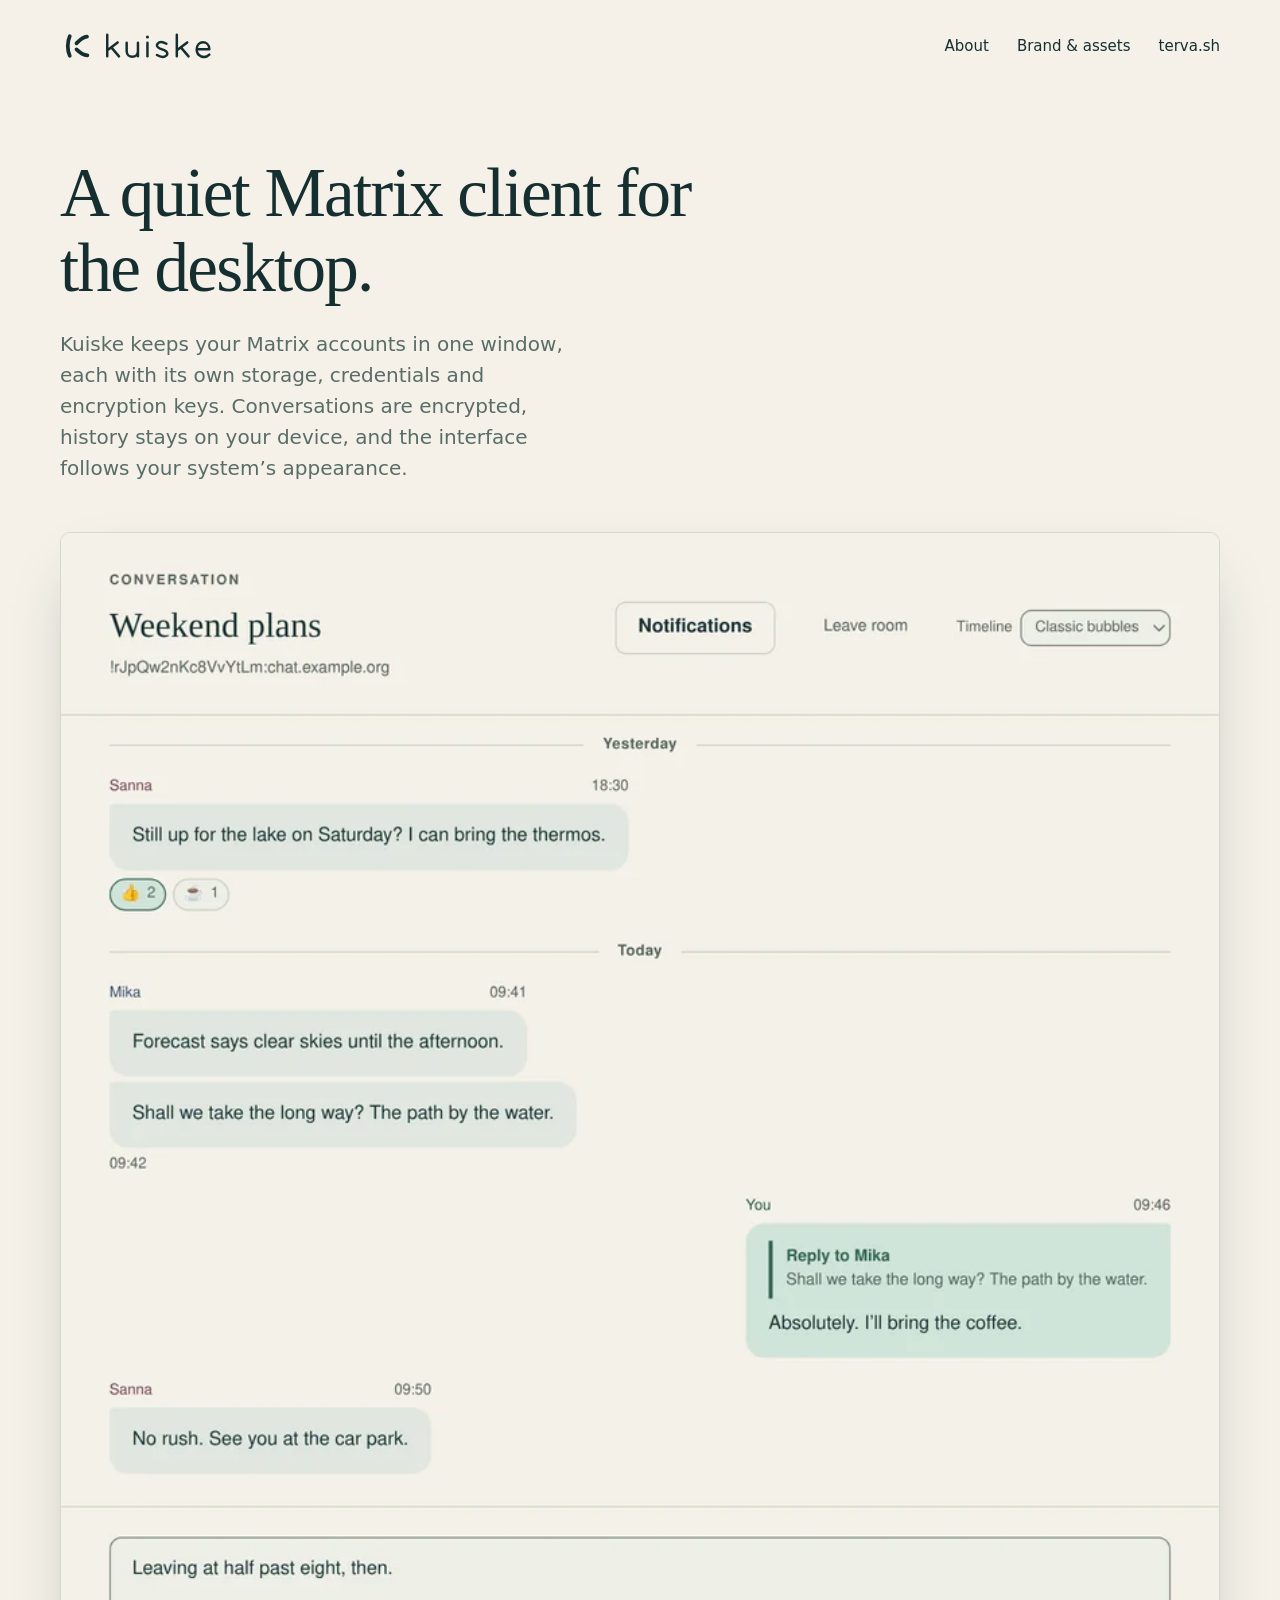
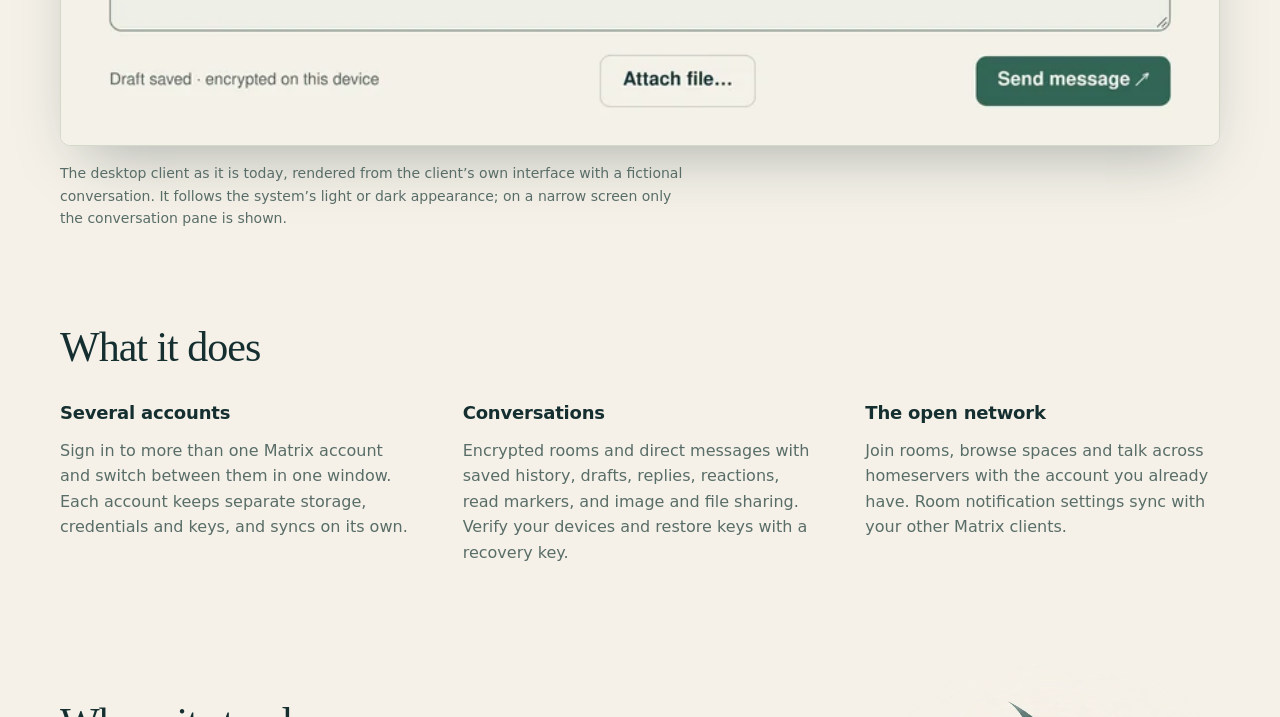
<file: index.html>
<!doctype html>
<html lang="en">
<head>
  <meta charset="utf-8">
  <meta name="viewport" content="width=device-width, initial-scale=1">
  <meta name="theme-color" content="#152f31">
  <title>Kuiske — a quiet Matrix client for the desktop</title>
  <meta name="description" content="Kuiske is an independent Matrix chat client for the desktop, in early development. Several accounts in one window, encrypted conversations, and history that stays on your device.">
  <meta property="og:type" content="website">
  <meta property="og:title" content="Kuiske — a quiet Matrix client for the desktop">
  <meta property="og:description" content="An independent Matrix client in early development. Several accounts in one window, encrypted conversations, and history that stays on your device.">
  <link rel="canonical" href="https://terva.sh/kuiske/">
  <meta property="og:url" content="https://terva.sh/kuiske/">
  <meta property="og:image" content="https://terva.sh/kuiske/assets/social-card.png">
  <meta property="og:image:alt" content="Kuiske whisper mark and wordmark on deep ink with soft teal curves.">
  <meta property="og:image:width" content="1200">
  <meta property="og:image:height" content="630">
  <meta name="twitter:card" content="summary_large_image">
  <link rel="icon" type="image/svg+xml" href="assets/icon.svg">
  <link rel="icon" type="image/png" sizes="32x32" href="assets/icon-32.png">
  <link rel="apple-touch-icon" sizes="180x180" href="assets/icon-180.png">
  <link rel="stylesheet" href="assets/tokens.css">
  <link rel="stylesheet" href="style.css">
</head>
<body>
  <a class="skip-link" href="#main">Skip to content</a>
  <header class="site-header wrap">
    <a class="identity" href="#" aria-label="Kuiske home"><img src="assets/mark-ink.svg" alt="" width="36" height="36"><img src="assets/wordmark.svg" alt="Kuiske" width="122" height="36"></a>
    <nav aria-label="Main navigation"><a href="#about">About</a><a href="brand.html">Brand &amp; assets</a><a href="https://terva.sh">terva.sh</a></nav>
  </header>
  <main id="main">
    <section class="hero wrap" aria-labelledby="hero-title">
      <h1 id="hero-title">A quiet Matrix client for the desktop.</h1>
      <p>Kuiske keeps your Matrix accounts in one window, each with its own storage, credentials and encryption keys. Conversations are encrypted, history stays on your device, and the interface follows your system’s appearance.</p>
    </section>
    <figure class="desktop wrap">
      <picture>
        <source media="(max-width: 760px) and (prefers-color-scheme: dark)" srcset="assets/desktop-dark-pane-860.webp 860w, assets/desktop-dark-pane-1720.webp 1720w" sizes="100vw" width="860" height="900">
        <source media="(max-width: 760px)" srcset="assets/desktop-light-pane-860.webp 860w, assets/desktop-light-pane-1720.webp 1720w" sizes="100vw" width="860" height="900">
        <source media="(prefers-color-scheme: dark)" srcset="assets/desktop-dark-1440.webp 1440w, assets/desktop-dark-2880.webp 2880w" sizes="(max-width: 1256px) 100vw, 1160px">
        <img src="assets/desktop-light-1440.webp" srcset="assets/desktop-light-1440.webp 1440w, assets/desktop-light-2880.webp 2880w" sizes="(max-width: 1256px) 100vw, 1160px" width="1440" height="900" alt="The Kuiske window: an accounts column, a spaces column, a conversation list grouped into favourites, people and rooms, and a timeline for a room called Weekend plans with grouped messages, a reply and reactions." fetchpriority="high">
      </picture>
      <figcaption>The desktop client as it is today, rendered from the client’s own interface with a fictional conversation. It follows the system’s light or dark appearance; on a narrow screen only the conversation pane is shown.</figcaption>
    </figure>
    <section class="features wrap" aria-labelledby="features-title">
      <h2 id="features-title">What it does</h2>
      <div class="columns">
        <div><h3>Several accounts</h3><p>Sign in to more than one Matrix account and switch between them in one window. Each account keeps separate storage, credentials and keys, and syncs on its own.</p></div>
        <div><h3>Conversations</h3><p>Encrypted rooms and direct messages with saved history, drafts, replies, reactions, read markers, and image and file sharing. Verify your devices and restore keys with a recovery key.</p></div>
        <div><h3>The open network</h3><p>Join rooms, browse spaces and talk across homeservers with the account you already have. Room notification settings sync with your other Matrix clients.</p></div>
      </div>
    </section>
    <section class="about wrap" id="about" aria-labelledby="about-title">
      <div>
        <h2 id="about-title">Where it stands</h2>
        <p>Kuiske is in early development. The first desktop milestone runs on Linux and on Apple Silicon Macs. Public downloads are not available yet, and mobile is being considered for after the desktop.</p>
        <p>Kuiske is part of <a href="https://terva.sh">terva.sh</a>. <a href="https://github.com/terva-sh/rihma">rihma</a> handles the Matrix connection and <a href="https://github.com/terva-sh/tuohi">tuohi</a> hosts the desktop window. The name is Finnish for whispering.</p>
      </div>
      <img class="about-art" src="assets/hero-art-640.webp" srcset="assets/hero-art-640.webp 640w, assets/hero-art-1024.webp 1024w" sizes="(max-width: 760px) 70vw, 360px" alt="" width="1024" height="1024" loading="lazy" decoding="async">
    </section>
  </main>
  <footer class="wrap">
    <p>Kuiske</p>
    <div><a href="brand.html">Brand &amp; assets</a><a href="https://matrix.org">Built on Matrix</a><a href="LICENSE.txt">Site &amp; vector identity · MIT</a></div>
  </footer>
</body>
</html>
</file>
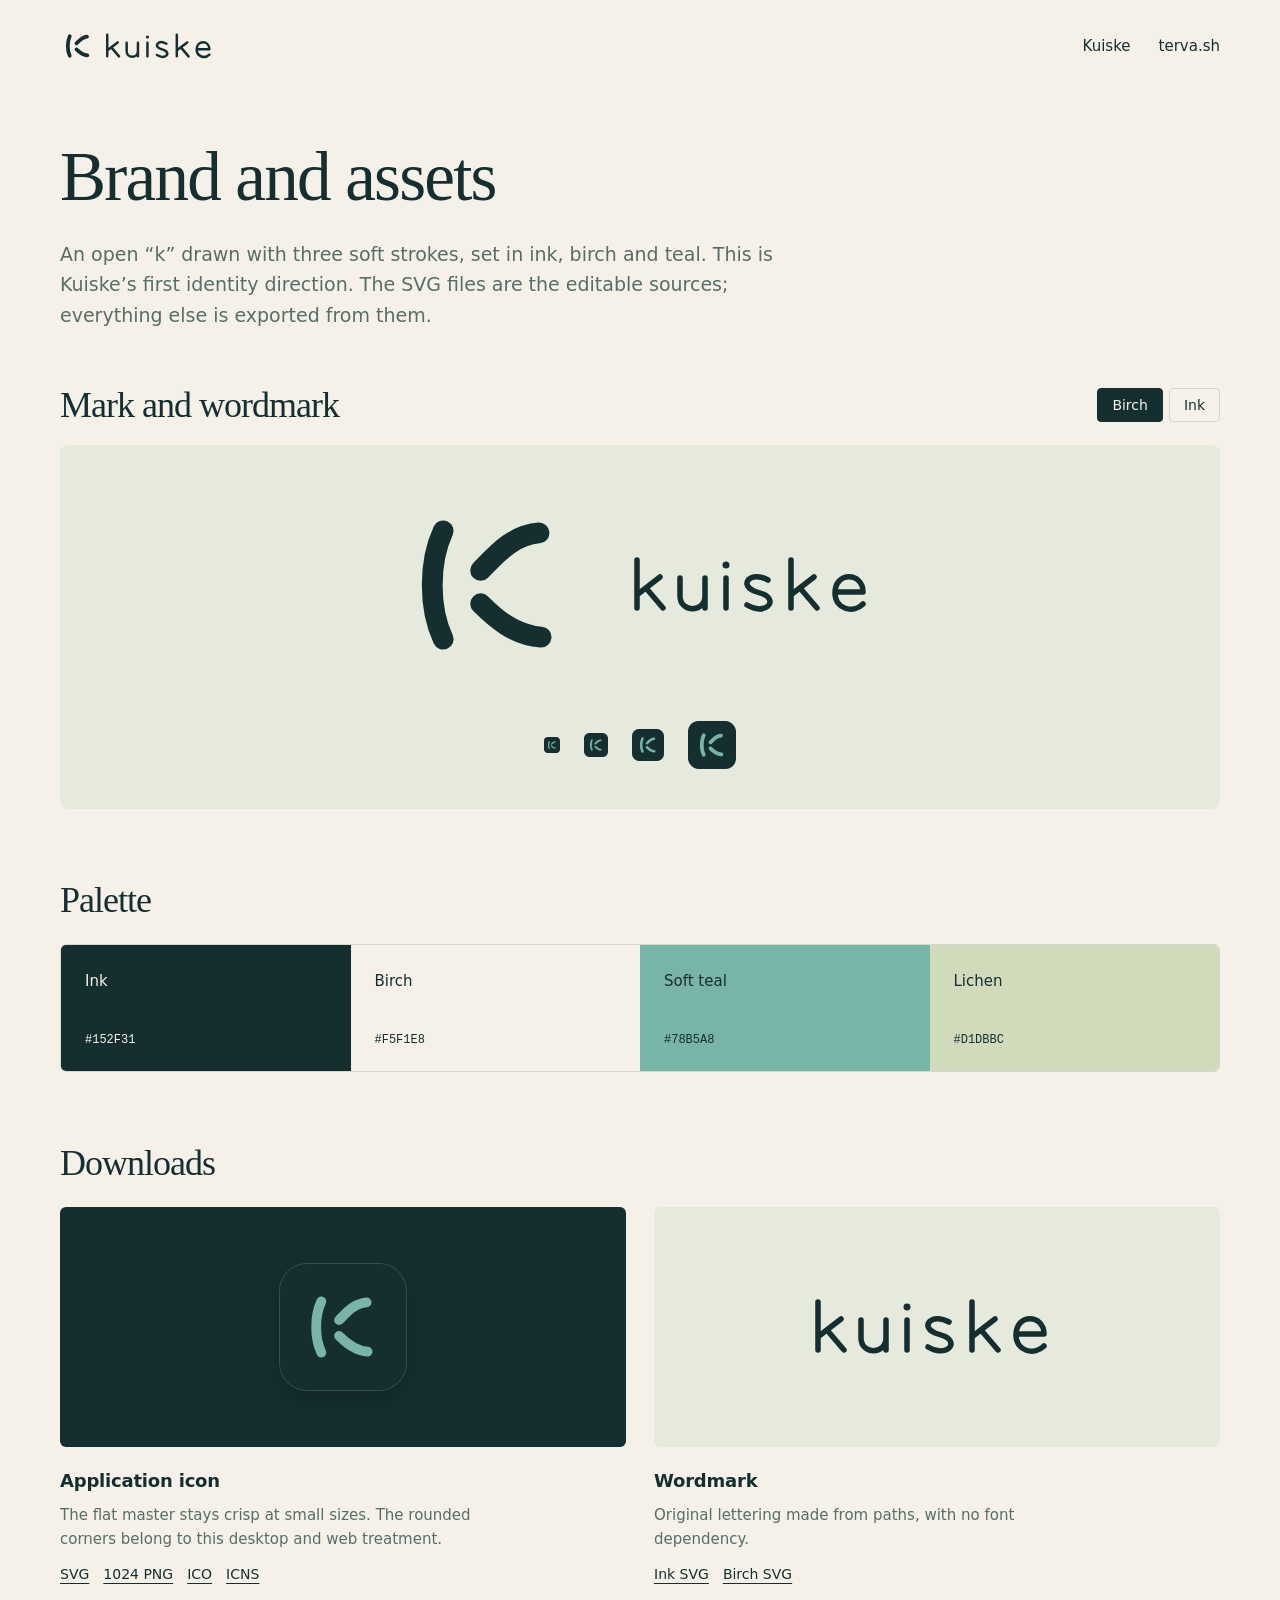
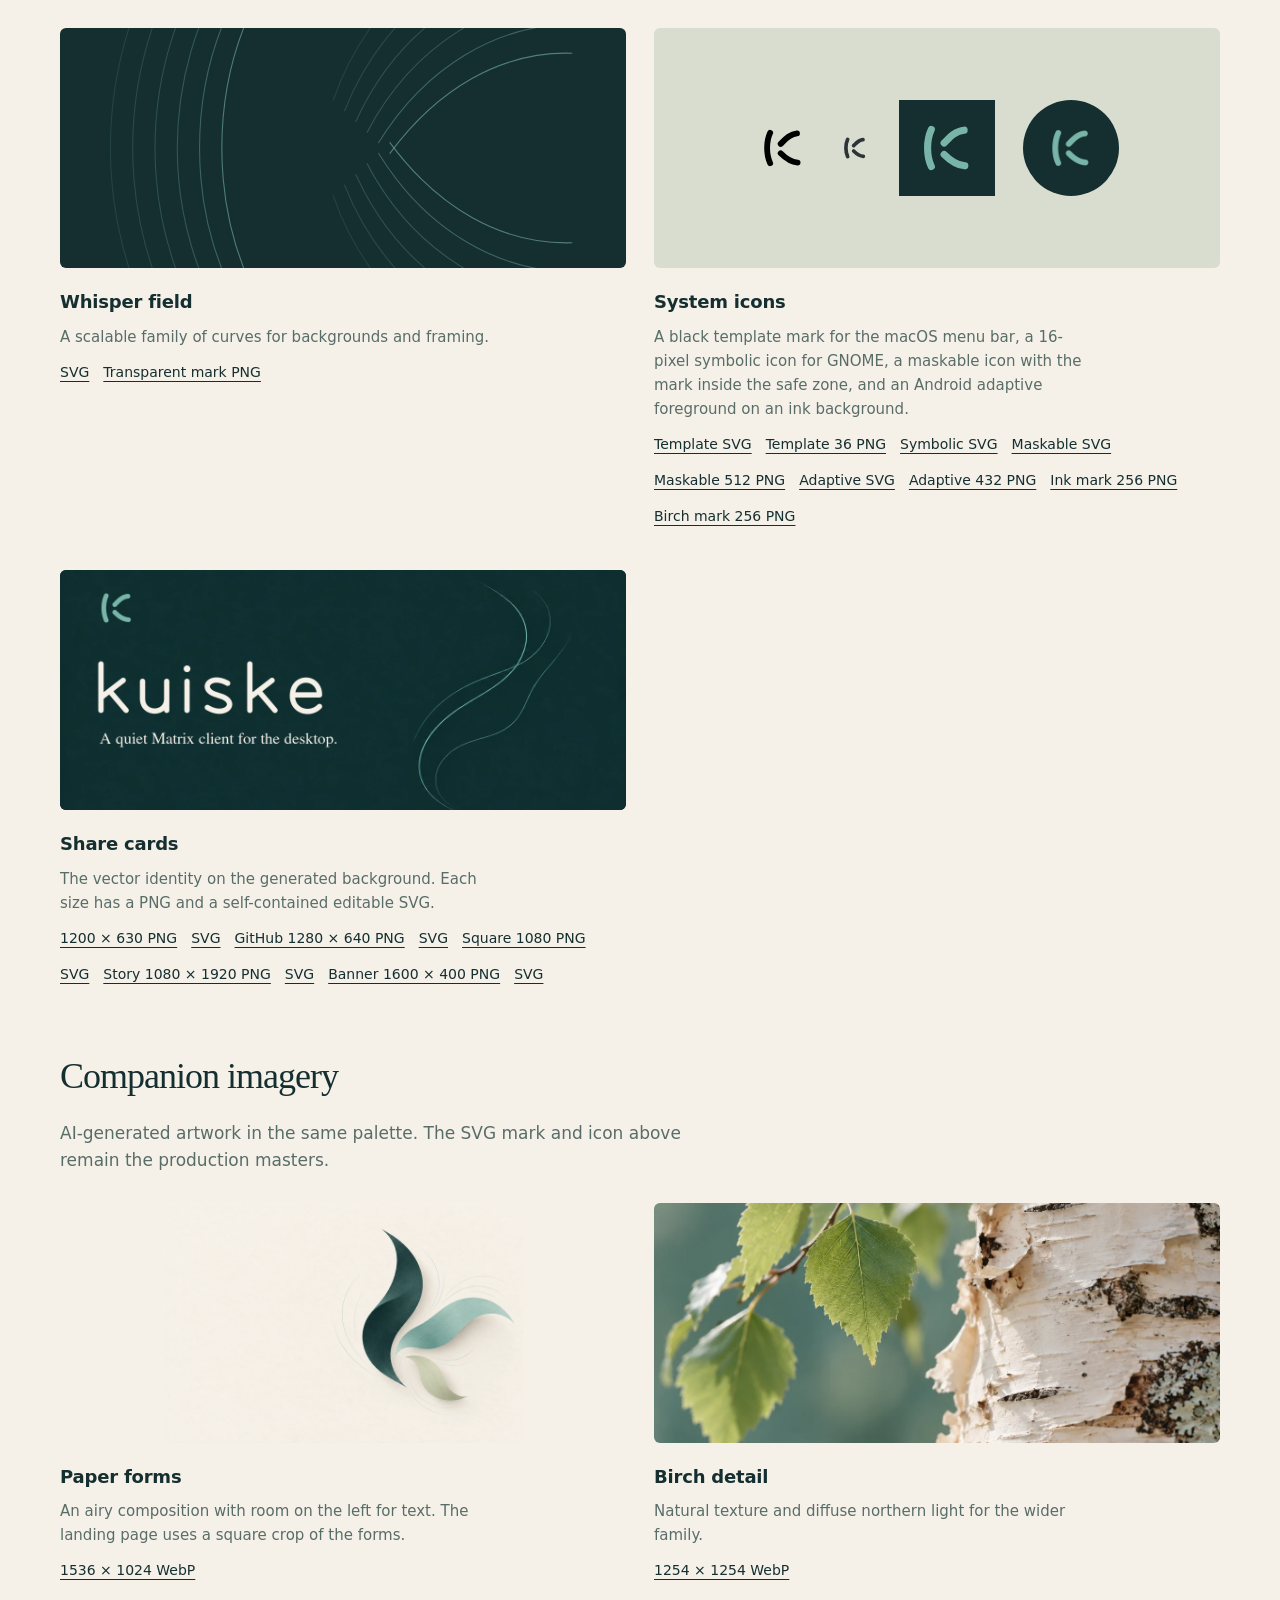
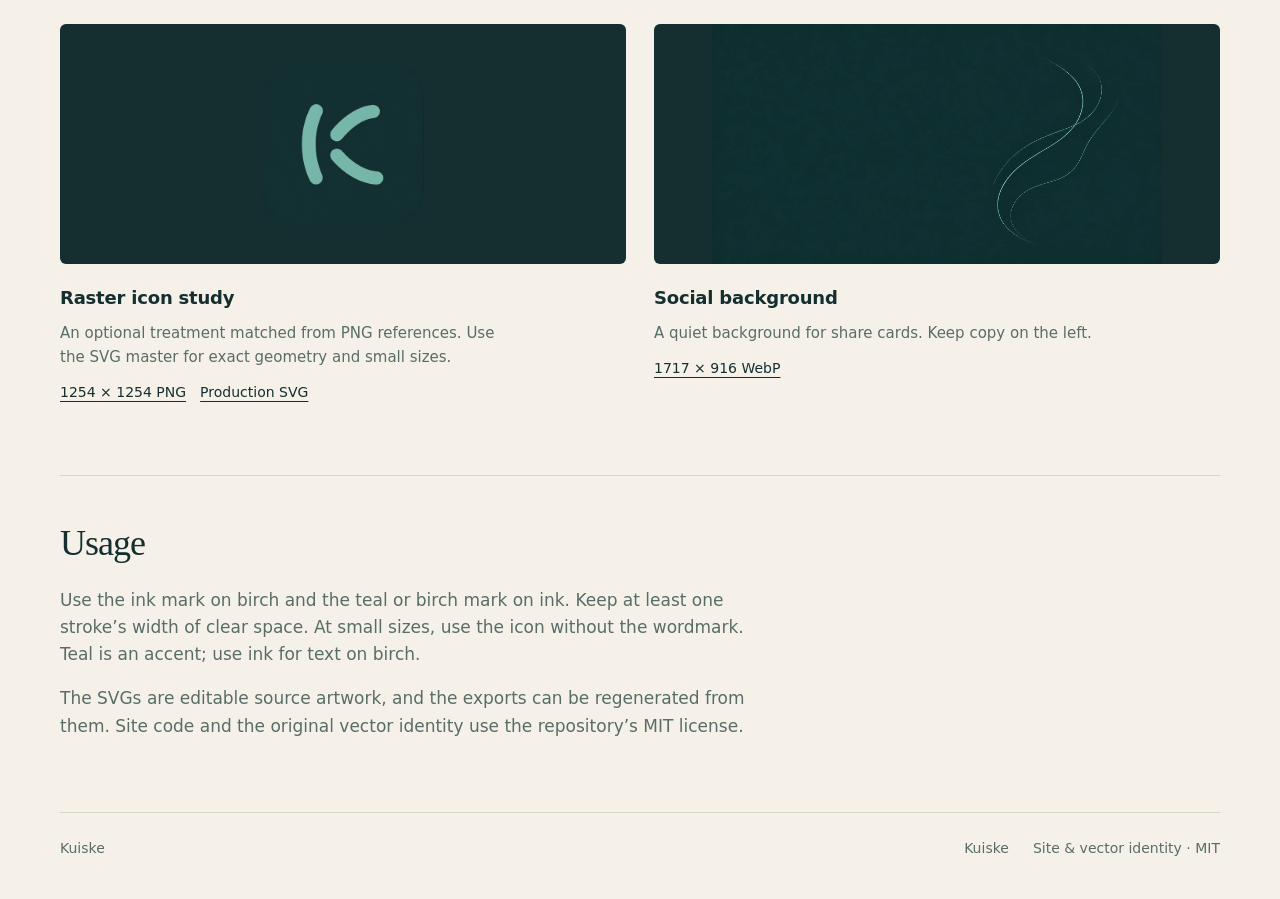
<file: brand.html>
<!doctype html>
<html lang="en">
<head>
  <meta charset="utf-8">
  <meta name="viewport" content="width=device-width, initial-scale=1">
  <meta name="theme-color" content="#152f31">
  <title>Kuiske — brand &amp; assets</title>
  <meta name="description" content="The Kuiske whisper mark, wordmark, palette and downloadable brand assets.">
  <link rel="canonical" href="https://terva.sh/kuiske/brand.html">
  <meta property="og:url" content="https://terva.sh/kuiske/brand.html">
  <meta property="og:image" content="https://terva.sh/kuiske/assets/social-card.png">
  <link rel="icon" type="image/svg+xml" href="assets/icon.svg">
  <link rel="stylesheet" href="assets/tokens.css">
  <link rel="stylesheet" href="style.css">
  <link rel="stylesheet" href="brand.css">
  <script src="brand.js" defer></script>
</head>
<body>
  <a class="skip-link" href="#main">Skip to content</a>
  <header class="site-header wrap"><a class="identity" href="index.html" aria-label="Kuiske home"><img src="assets/mark-ink.svg" alt="" width="36" height="36"><img src="assets/wordmark.svg" alt="Kuiske" width="122" height="36"></a><nav aria-label="Main navigation"><a href="index.html">Kuiske</a><a href="https://terva.sh">terva.sh</a></nav></header>
  <main class="wrap brand-main" id="main">
    <h1>Brand and assets</h1>
    <p class="brand-intro">An open “k” drawn with three soft strokes, set in ink, birch and teal. This is Kuiske’s first identity direction. The SVG files are the editable sources; everything else is exported from them.</p>
    <section aria-labelledby="study-title">
      <div class="study-heading"><h2 id="study-title">Mark and wordmark</h2><div class="tone-controls" aria-label="Preview background"><button type="button" data-tone="light" aria-pressed="true">Birch</button><button type="button" data-tone="dark" aria-pressed="false">Ink</button></div></div>
      <div class="mark-stage" id="mark-stage"><img id="study-mark" src="assets/mark-ink.svg" alt="Kuiske mark: a curved stem and two detached, softly curved arms." width="200" height="200"><img id="study-wordmark" src="assets/wordmark.svg" alt="Kuiske" width="270" height="80"><div class="small-sizes" aria-label="Application icon at 16, 24, 32 and 48 pixels"><img src="assets/icon-16.png" alt="16 pixel icon" width="16" height="16"><img src="assets/icon-32.png" alt="24 pixel icon" width="24" height="24"><img src="assets/icon-32.png" alt="32 pixel icon" width="32" height="32"><img src="assets/icon-48.png" alt="48 pixel icon" width="48" height="48"></div></div>
    </section>
    <section aria-labelledby="palette-title"><h2 id="palette-title">Palette</h2><div class="palette"><div style="--swatch:#152f31;--swatch-text:#f5f1e8"><span>Ink</span><code>#152F31</code></div><div style="--swatch:#f5f1e8;--swatch-text:#152f31"><span>Birch</span><code>#F5F1E8</code></div><div style="--swatch:#78b5a8;--swatch-text:#152f31"><span>Soft teal</span><code>#78B5A8</code></div><div style="--swatch:#d1dbbc;--swatch-text:#152f31"><span>Lichen</span><code>#D1DBBC</code></div></div></section>
    <section aria-labelledby="assets-title"><h2 id="assets-title">Downloads</h2><div class="asset-grid">
      <article><div class="asset-preview dark"><img src="assets/icon.svg" alt="Kuiske application icon" width="128" height="128"></div><h3>Application icon</h3><p>The flat master stays crisp at small sizes. The rounded corners belong to this desktop and web treatment.</p><div class="asset-links"><a href="assets/icon.svg" download>SVG</a><a href="assets/icon-1024.png" download>1024 PNG</a><a href="assets/kuiske.ico" download>ICO</a><a href="assets/kuiske.icns" download>ICNS</a></div></article>
      <article><div class="asset-preview"><img src="assets/wordmark.svg" alt="Kuiske wordmark" width="270" height="80"></div><h3>Wordmark</h3><p>Original lettering made from paths, with no font dependency.</p><div class="asset-links"><a href="assets/wordmark.svg" download>Ink SVG</a><a href="assets/wordmark-birch.svg" download>Birch SVG</a></div></article>
      <article><div class="asset-preview dark field-preview"><img src="assets/whisper-field.svg" alt="Soft teal curves echoing the mark" width="800" height="800"></div><h3>Whisper field</h3><p>A scalable family of curves for backgrounds and framing.</p><div class="asset-links"><a href="assets/whisper-field.svg" download>SVG</a><a href="assets/mark-1024.png" download>Transparent mark PNG</a></div></article>
      <article><div class="asset-preview system-preview"><img src="assets/tray-template.svg" alt="Black template mark" width="56" height="56"><img src="assets/kuiske-symbolic.svg" alt="Symbolic icon at 16 pixels" width="32" height="32"><img src="assets/icon-maskable.svg" alt="Maskable icon: the mark centred on a full-bleed ink square" width="96" height="96"><img src="assets/icon-adaptive-foreground-432.png" alt="Adaptive icon foreground" width="96" height="96"></div><h3>System icons</h3><p>A black template mark for the macOS menu bar, a 16-pixel symbolic icon for GNOME, a maskable icon with the mark inside the safe zone, and an Android adaptive foreground on an ink background.</p><div class="asset-links"><a href="assets/tray-template.svg" download>Template SVG</a><a href="assets/tray-template-36.png" download>Template 36 PNG</a><a href="assets/kuiske-symbolic.svg" download>Symbolic SVG</a><a href="assets/icon-maskable.svg" download>Maskable SVG</a><a href="assets/icon-maskable-512.png" download>Maskable 512 PNG</a><a href="assets/icon-adaptive-foreground.svg" download>Adaptive SVG</a><a href="assets/icon-adaptive-foreground-432.png" download>Adaptive 432 PNG</a><a href="assets/mark-ink-256.png" download>Ink mark 256 PNG</a><a href="assets/mark-birch-256.png" download>Birch mark 256 PNG</a></div></article>
      <article><div class="asset-preview social-preview"><img src="assets/social-card.png" alt="Kuiske social card: a quiet Matrix client for the desktop" width="1200" height="630" loading="lazy"></div><h3>Share cards</h3><p>The vector identity on the generated background. Each size has a PNG and a self-contained editable SVG.</p><div class="asset-links"><a href="assets/social-card.png" download>1200 × 630 PNG</a><a href="assets/social-card.svg" download>SVG</a><a href="assets/github-social.png" download>GitHub 1280 × 640 PNG</a><a href="assets/github-social.svg" download>SVG</a><a href="assets/social-square.png" download>Square 1080 PNG</a><a href="assets/social-square.svg" download>SVG</a><a href="assets/social-story.png" download>Story 1080 × 1920 PNG</a><a href="assets/social-story.svg" download>SVG</a><a href="assets/readme-banner.png" download>Banner 1600 × 400 PNG</a><a href="assets/readme-banner.svg" download>SVG</a></div></article>
    </div></section>
    <section aria-labelledby="companion-title"><h2 id="companion-title">Companion imagery</h2><p class="companion-intro">AI-generated artwork in the same palette. The SVG mark and icon above remain the production masters.</p><div class="asset-grid">
      <article><div class="asset-preview imagery-preview hero-preview"><img src="assets/hero-art.webp" alt="Three detached ink, teal and lichen paper forms on an open birch ground." width="1536" height="1024" loading="lazy" decoding="async"></div><h3>Paper forms</h3><p>An airy composition with room on the left for text. The landing page uses a square crop of the forms.</p><div class="asset-links"><a href="assets/hero-art.webp" download>1536 × 1024 WebP</a></div></article>
      <article><div class="asset-preview imagery-preview"><img src="assets/birch-detail.webp" alt="Pale birch bark and delicate leaves against a softly blurred teal woodland." width="1254" height="1254" loading="lazy" decoding="async"></div><h3>Birch detail</h3><p>Natural texture and diffuse northern light for the wider family.</p><div class="asset-links"><a href="assets/birch-detail.webp" download>1254 × 1254 WebP</a></div></article>
      <article><div class="asset-preview dark"><img src="assets/icon-treatment-512.webp" alt="Generated Kuiske icon treatment: three teal strokes on an ink rounded square." width="200" height="200" loading="lazy" decoding="async"></div><h3>Raster icon study</h3><p>An optional treatment matched from PNG references. Use the SVG master for exact geometry and small sizes.</p><div class="asset-links"><a href="assets/icon-treatment.png" download>1254 × 1254 PNG</a><a href="assets/icon.svg" download>Production SVG</a></div></article>
      <article><div class="asset-preview imagery-preview social-preview"><img src="assets/social-background.webp" alt="Sparse teal whisper curves gathering on the right of a deep ink background." width="1717" height="916" loading="lazy" decoding="async"></div><h3>Social background</h3><p>A quiet background for share cards. Keep copy on the left.</p><div class="asset-links"><a href="assets/social-background.webp" download>1717 × 916 WebP</a></div></article>
    </div></section>
    <section class="brand-notes" aria-labelledby="usage-title"><h2 id="usage-title">Usage</h2><p>Use the ink mark on birch and the teal or birch mark on ink. Keep at least one stroke’s width of clear space. At small sizes, use the icon without the wordmark. Teal is an accent; use ink for text on birch.</p><p>The SVGs are editable source artwork, and the exports can be regenerated from them. Site code and the original vector identity use the repository’s MIT license.</p></section>
  </main>
  <footer class="wrap"><p>Kuiske</p><div><a href="index.html">Kuiske</a><a href="LICENSE.txt">Site &amp; vector identity · MIT</a></div></footer>
</body>
</html>
</file>
<file: assets/tokens.css>
/* Generated from internal/design/tokens.json; run go generate ./internal/design. */
:root {
  --kuiske-ink: #152f31;
  --kuiske-night: #10191b;
  --kuiske-birch: #f5f1e8;
  --kuiske-teal: #78b5a8;
  --kuiske-teal-deep: #38685e;
  --kuiske-lichen: #d1dbbc;
  --kuiske-muted: #596d68;
  --kuiske-line: #d4d9cb;
  --kuiske-sans: Inter, ui-sans-serif, system-ui, -apple-system, BlinkMacSystemFont, "Segoe UI", sans-serif;
  --kuiske-serif: "Iowan Old Style", "Palatino Linotype", "Book Antiqua", Palatino, Georgia, serif;
  --kuiske-mono: ui-monospace, "Cascadia Code", "SF Mono", Menlo, Consolas, monospace;
}
</file>
<file: style.css>
* { box-sizing: border-box; }
html { scroll-behavior: smooth; scroll-padding-top: 24px; }
body { margin: 0; background: var(--kuiske-birch); color: var(--kuiske-ink); font-family: var(--kuiske-sans); font-size: 17px; line-height: 1.6; -webkit-font-smoothing: antialiased; }
img { max-width: 100%; height: auto; display: block; }
a { color: inherit; text-underline-offset: 4px; text-decoration-thickness: 1px; }
a:hover { text-decoration-thickness: 2px; }
a:focus-visible, button:focus-visible { outline: 3px solid var(--kuiske-teal-deep); outline-offset: 4px; border-radius: 3px; }
h1, h2, h3, p { margin-top: 0; }
h1, h2 { font-family: var(--kuiske-serif); font-weight: 400; line-height: 1.08; }
h1 { font-size: clamp(42px, 5.4vw, 72px); letter-spacing: -1.8px; margin-bottom: 24px; max-width: 20ch; }
h2 { font-size: clamp(30px, 3.4vw, 42px); letter-spacing: -1px; margin-bottom: 28px; }
h3 { font-size: 18px; font-weight: 600; letter-spacing: -.2px; margin-bottom: 10px; }
p { color: var(--kuiske-muted); }
p:last-child { margin-bottom: 0; }
.wrap { width: min(1160px, calc(100% - 96px)); margin-inline: auto; }
.skip-link { position: absolute; left: 24px; top: -100px; background: var(--kuiske-ink); color: var(--kuiske-birch); padding: 12px 20px; z-index: 5; }
.skip-link:focus { top: 16px; }

.site-header { display: flex; align-items: center; justify-content: space-between; gap: 24px; padding-block: 28px; }
.identity { display: flex; align-items: center; gap: 4px; flex-shrink: 0; }
.site-header nav { display: flex; gap: 28px; font-size: 15px; }
.site-header nav a { text-decoration: none; white-space: nowrap; }
.site-header nav a:hover { text-decoration: underline; }

.hero { padding-block: 64px 48px; }
.hero p { font-size: 20px; max-width: 42ch; line-height: 1.55; }

.desktop { margin: 0 auto; }
.desktop img { width: 100%; border: 1px solid var(--kuiske-line); border-radius: 10px; box-shadow: 0 28px 60px -24px rgba(21, 47, 49, .35); }
figcaption { font-size: 14px; color: var(--kuiske-muted); margin-top: 16px; max-width: 70ch; }

.features { padding-block: 96px 0; }
.columns { display: grid; grid-template-columns: repeat(3, 1fr); gap: 48px; }
.columns p { font-size: 16px; }

.about { padding-block: 96px; display: grid; grid-template-columns: minmax(0, 1.4fr) minmax(0, 1fr); gap: 64px; align-items: center; }
.about p { max-width: 52ch; }
.about-art { width: min(100%, 360px); justify-self: end; mask-image: radial-gradient(ellipse 64% 64% at 52% 48%, #000 46%, transparent 86%); }

footer { border-top: 1px solid var(--kuiske-line); padding-block: 24px 40px; display: flex; justify-content: space-between; gap: 24px; font-size: 14px; color: var(--kuiske-muted); }
footer p { margin: 0; }
footer > div { display: flex; gap: 24px; flex-wrap: wrap; }
footer a { text-decoration: none; }
footer a:hover { text-decoration: underline; }

@media (max-width: 1050px) {
  .wrap { width: calc(100% - 64px); }
  .columns { gap: 32px; }
  .about { gap: 40px; }
}
@media (max-width: 760px) {
  body { font-size: 16px; }
  .wrap { width: calc(100% - 40px); }
  .site-header { padding-block: 20px; gap: 16px; }
  .site-header nav { gap: 16px; font-size: 14px; }
  .identity img:first-child { width: 30px; height: 30px; }
  .identity img:last-child { width: 100px; height: 30px; }
  .hero { padding-block: 40px 32px; }
  .hero p { font-size: 17px; }
  .desktop img { border-radius: 6px; }
  figcaption { font-size: 13px; }
  .features { padding-top: 64px; }
  .columns { grid-template-columns: 1fr; gap: 28px; }
  .about { padding-block: 64px; grid-template-columns: 1fr; gap: 24px; }
  .about-art { justify-self: center; width: 60vw; max-width: 260px; order: -1; }
  footer { flex-direction: column; gap: 14px; font-size: 13px; }
  footer > div { gap: 18px; }
}
@media (max-width: 420px) {
  .site-header nav { gap: 14px; font-size: 13px; }
  .site-header nav a:first-child { display: none; }
}
@media (prefers-reduced-motion: reduce) {
  html { scroll-behavior: auto; }
}
</file>
<file: brand.css>
.brand-main { padding-block: 48px 72px; }
.brand-main > h1 { max-width: none; }
.brand-intro { max-width: 60ch; font-size: 19px; margin-bottom: 56px; }
.brand-main section { margin-top: 72px; }
.brand-main section:first-of-type { margin-top: 0; }
.brand-main h2 { font-size: clamp(28px, 3vw, 36px); margin-bottom: 24px; }
.study-heading { display: flex; justify-content: space-between; align-items: center; gap: 20px; margin-bottom: 20px; }
.study-heading h2 { margin: 0; }
.tone-controls { display: flex; gap: 6px; }
.tone-controls button { font: 14px var(--kuiske-sans); padding: 8px 14px; border: 1px solid var(--kuiske-line); background: transparent; color: var(--kuiske-ink); border-radius: 4px; cursor: pointer; }
.tone-controls button[aria-pressed=true] { color: var(--kuiske-birch); background: var(--kuiske-ink); border-color: var(--kuiske-ink); }
.mark-stage { display: flex; align-items: center; justify-content: center; gap: 32px; flex-wrap: wrap; background: #e6eadd; border-radius: 8px; padding: 40px 32px; transition: background .15s; }
.mark-stage.dark { background: var(--kuiske-ink); }
.small-sizes { width: 100%; display: flex; justify-content: center; align-items: center; gap: 24px; margin-top: 4px; }
.palette { display: grid; grid-template-columns: repeat(4, 1fr); border: 1px solid var(--kuiske-line); border-radius: 6px; overflow: hidden; }
.palette > div { display: flex; flex-direction: column; justify-content: space-between; gap: 40px; background: var(--swatch); color: var(--swatch-text); padding: 24px; }
.palette > div > span { font-size: 15px; }
.palette code { font: 12px var(--kuiske-mono); }
.asset-grid { display: grid; grid-template-columns: 1fr 1fr; gap: 42px 28px; }
.asset-preview { height: 240px; background: #e6eadd; display: flex; align-items: center; justify-content: center; border-radius: 6px; overflow: hidden; }
.asset-preview.dark { background: var(--kuiske-ink); }
.asset-preview > img { object-fit: contain; }
.asset-preview.dark > img[src$="icon.svg"] { box-shadow: 0 10px 26px #0003; border-radius: 28px; border: 1px solid #78b5a844; }
.field-preview > img { width: 100%; height: 160%; object-fit: cover; }
.social-preview { background: var(--kuiske-ink); }
.system-preview { gap: 28px; background: #d8ddd0; }
.system-preview > img[src$="icon-adaptive-foreground-432.png"] { background: var(--kuiske-ink); border-radius: 50%; }
.social-preview > img { width: 100%; height: auto; }
.asset-grid h3 { margin: 20px 0 8px; }
.asset-grid p { font-size: 15px; max-width: 46ch; margin-bottom: 12px; }
.asset-links { display: flex; flex-wrap: wrap; gap: 14px; font-size: 14px; }
.companion-intro { max-width: 60ch; margin-bottom: 28px; }
.imagery-preview > img { width: 100%; height: 100%; object-fit: cover; }
.hero-preview { background: var(--kuiske-birch); }
.hero-preview > img, .imagery-preview.social-preview > img { object-fit: contain; }
.brand-notes { padding-top: 48px; border-top: 1px solid var(--kuiske-line); }
.brand-notes p { max-width: 64ch; }
@media (max-width: 760px) {
  .brand-main { padding-block: 32px 48px; }
  .brand-intro { font-size: 16px; margin-bottom: 40px; }
  .brand-main section { margin-top: 48px; }
  .study-heading { align-items: start; flex-wrap: wrap; }
  .mark-stage { gap: 8px; padding: 24px 16px; }
  .mark-stage > img:first-child { width: 120px; height: 120px; }
  .mark-stage > img:nth-child(2) { width: 170px; height: 50px; }
  .small-sizes { margin-top: 20px; }
  .palette { grid-template-columns: 1fr 1fr; }
  .palette > div { gap: 30px; padding: 20px; }
  .asset-grid { grid-template-columns: 1fr; gap: 34px; }
  .asset-preview { height: 220px; }
}
</file>
